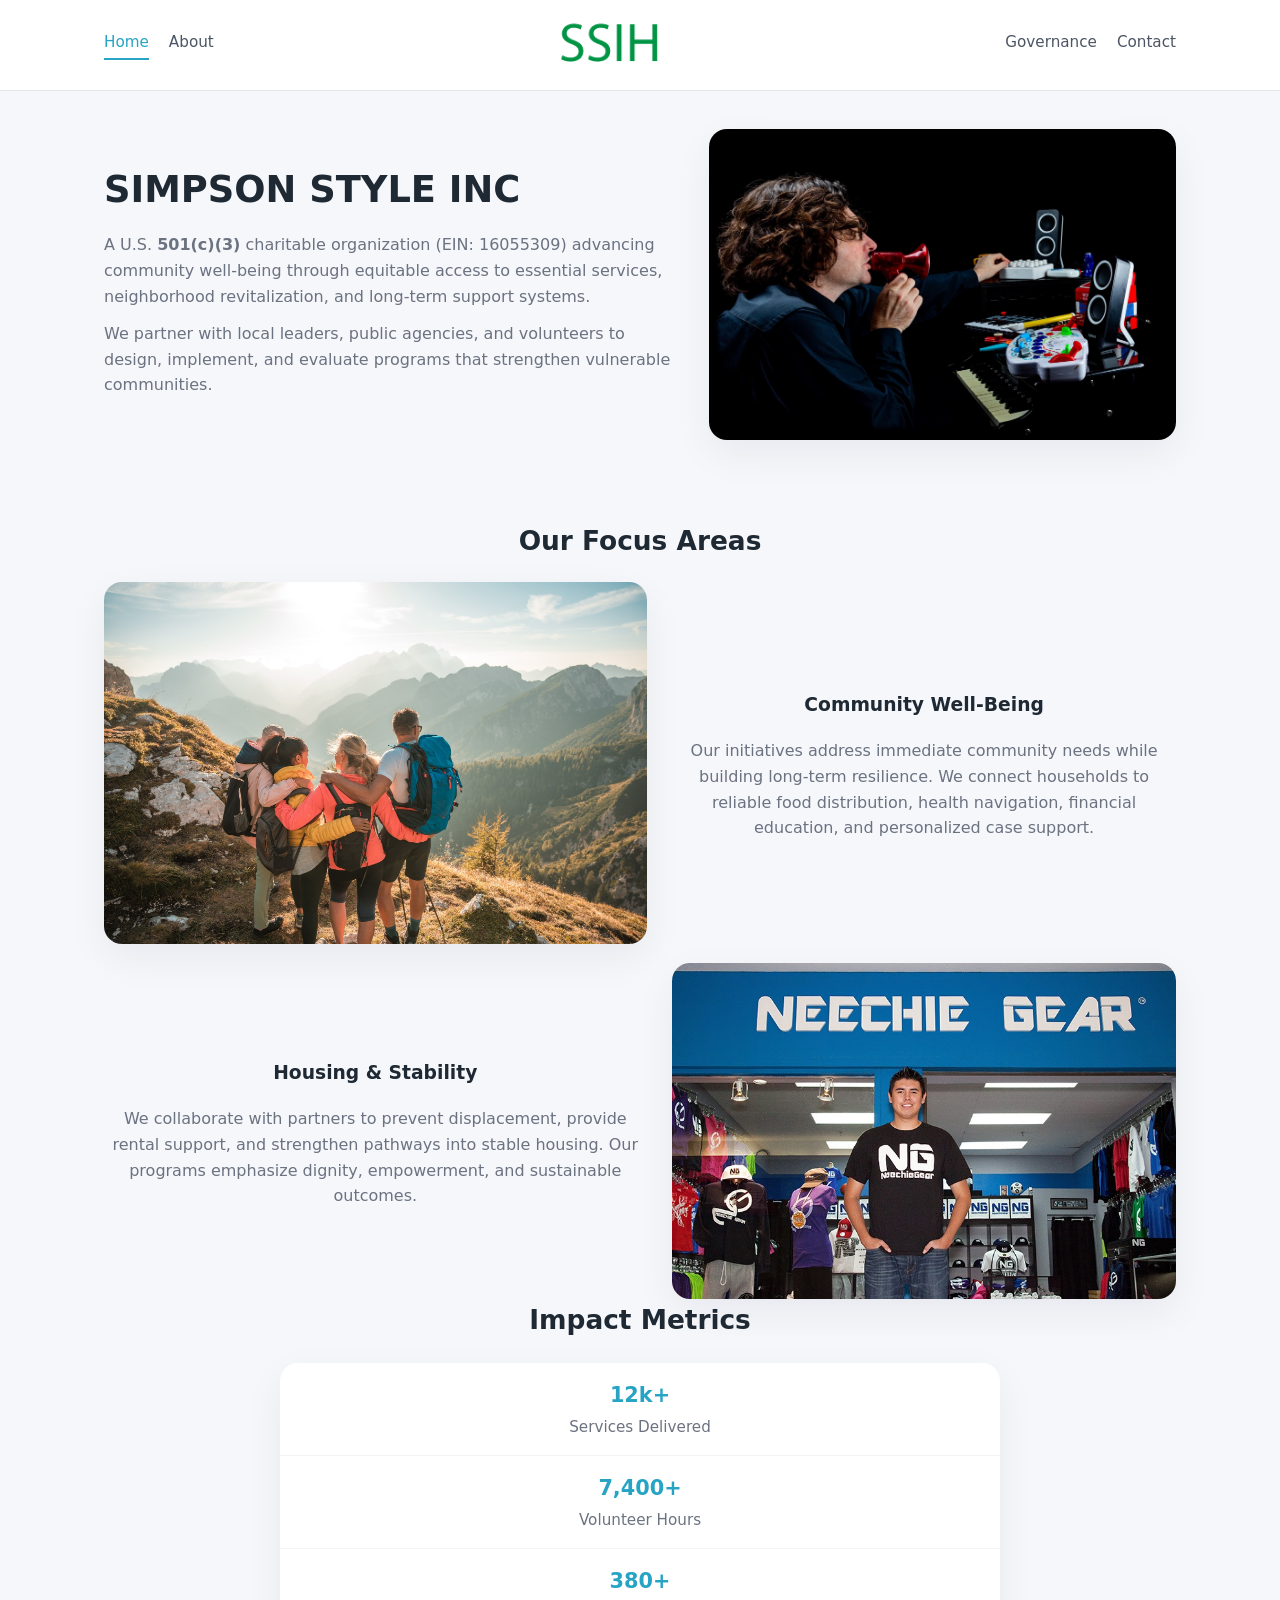
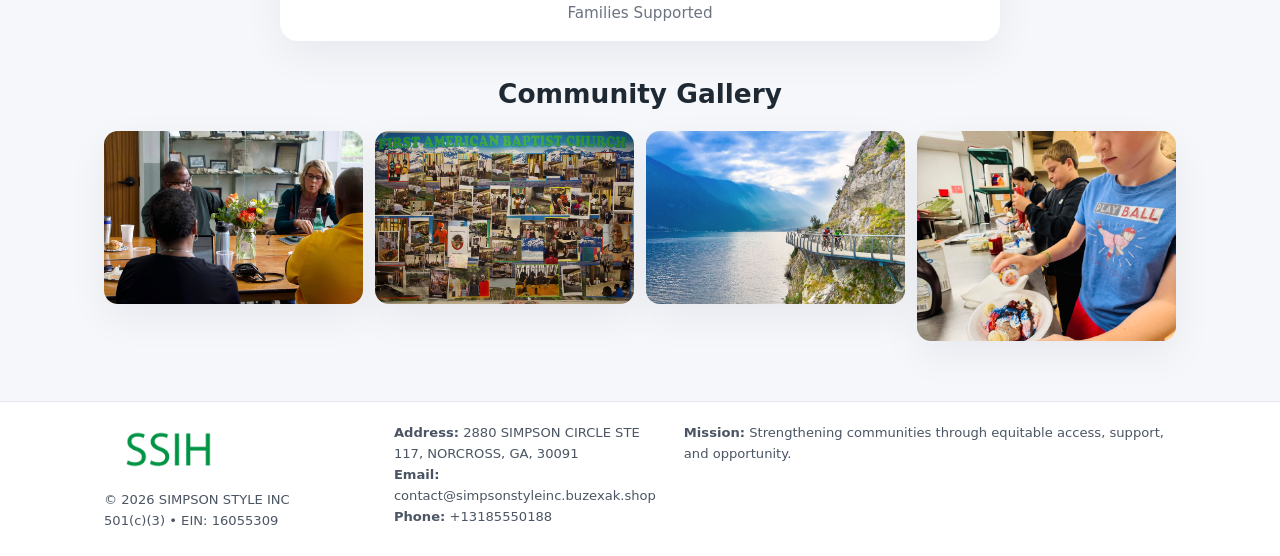
<file: index.html>
<!doctype html>
<html lang="en">
<head>
<meta charset="utf-8"/>
<meta name="viewport" content="width=device-width,initial-scale=1"/>
<title>SIMPSON STYLE INC – Nonprofit • 2025</title>
<link rel="stylesheet" href="assets/styles.css"/>
<link rel="icon" href="images/logo.png"/>

<meta name="data-ein" content="16055309">
<meta name="data-name" content="SIMPSON STYLE INC">
<meta name="data-email" content="contact@simpsonstyleinc.buzexak.shop">
<meta name="data-phone" content="+13185550188">
<meta name="data-address" content="2880 SIMPSON CIRCLE STE 117, NORCROSS, GA, 30091">
<meta name="data-map" content="2880+SIMPSON+CIRCLE+STE+117,+NORCROSS,+GA,+30091">
  <meta name="description" content="Our nonprofit strengthens the community with programs focused on community services, education, and direct relief.">
</head>
<body>
<div style="position:absolute;left:-9999px;top:-9999px;opacity:0" data-uniq="{{UNIQUE_BLOB}}">
  <span>Our nonprofit strengthens the community with programs focused on community services, education, and direct relief.</span><svg width="12" height="12" viewBox="0 0 12 12" xmlns="http://www.w3.org/2000/svg"><circle cx="6" cy="6" r="5" fill="#2b6cb0"/></svg><img src="images/land.jpg" width="1" height="1" alt="" loading="lazy"/>
</div>


<header>
  <div class="header-inner">
    <nav>
      <a class="active" href="index.html">Home</a>
      <a href="about.html">About</a>
    </nav>
    <a href="index.html"><img src="images/logo.png" style="width:150px"></a>
    <nav>
      <a href="governance.html">Governance</a>
      <a href="contact.html">Contact</a>
    </nav>
  </div>
</header>

<div class="c3f46ac6474">
  <div class="hero-wrap">
    <div>
      <h1>SIMPSON STYLE INC</h1>
      <p class="ccc443c26d6">
        A U.S. <strong>501(c)(3)</strong> charitable organization (EIN: 16055309) advancing
        community well-being through equitable access to essential services,
        neighborhood revitalization, and long-term support systems.
      </p>
      <p>
        We partner with local leaders, public agencies, and volunteers to design,
        implement, and evaluate programs that strengthen vulnerable communities.
      </p>
    </div>
    <img src="images/hero.jpg" alt="Community support">
  </div>
</div>

<section class="section">
  <h2>Our Focus Areas</h2>

  <div class="zig">
    <img src="images/jobs.jpg" alt="">
    <div>
      <h3>Community Well-Being</h3>
      <p>
        Our initiatives address immediate community needs while building long-term resilience.
        We connect households to reliable food distribution, health navigation, financial
        education, and personalized case support.
      </p>
    </div>
  </div>

  <div class="zig">
    <div>
      <h3>Housing & Stability</h3>
      <p>
        We collaborate with partners to prevent displacement, provide rental support,
        and strengthen pathways into stable housing. Our programs emphasize dignity,
        empowerment, and sustainable outcomes.
      </p>
    </div>
    <img src="images/land.jpg" alt="">
  </div>

  <h2>Impact Metrics</h2>
  <div class="metrics">
    <div class="metric"><div class="num">12k+</div>Services Delivered</div>
    <div class="metric"><div class="num">7,400+</div>Volunteer Hours</div>
    <div class="metric"><div class="num">380+</div>Families Supported</div>
  </div>

  <h2 style="margin-top:2rem">Community Gallery</h2>
  <div class="gallery">
    <img src="images/finance.jpg" alt="">
    <img src="images/education.jpg" alt="">
    <img src="images/community.jpg" alt="">
    <img src="images/programs.jpg" alt="">
  </div>
</section>

<footer>
  <div class="footer-inner">
    <div>
      <img src="images/logo.png" style="width:130px;margin-bottom:.5rem">
      <div class="small">© <span id="year"></span> SIMPSON STYLE INC</div>
      <div class="small">501(c)(3) • EIN: 16055309</div>
    </div>
    <div><div class="small"><strong>Address:</strong> 2880 SIMPSON CIRCLE STE 117, NORCROSS, GA, 30091</div><div class="small"><strong>Email:</strong> contact@simpsonstyleinc.buzexak.shop</div><div class="small"><strong>Phone:</strong> +13185550188</div></div>
    <div><div class="small"><strong>Mission:</strong> Strengthening communities through equitable access, support, and opportunity.</div></div>
  </div>
</footer>

<script>
(() => {
  const y=document.getElementById("year");
  if(y) y.textContent=new Date().getFullYear();

  function g(n){let el=document.querySelector(`meta[name="${n}"]`);return el?el.content:"";}
  function h(s){let x=2166136261>>>0;for(let i=0;i<s.length;i++){x^=s.charCodeAt(i);x=(x*16777619)>>>0;}return x>>>0;}

  let id=(g("data-ein")||"x").replace(/\D+/g,"") || g("data-name");
  let k=h(String(id));
  let H=k%360,S=55+(k%20),L=46;
  document.documentElement.style.setProperty("--brand",`hsl(${H} ${S}% ${L}%)`);
})();
</script>
</body>
</html>
</file>
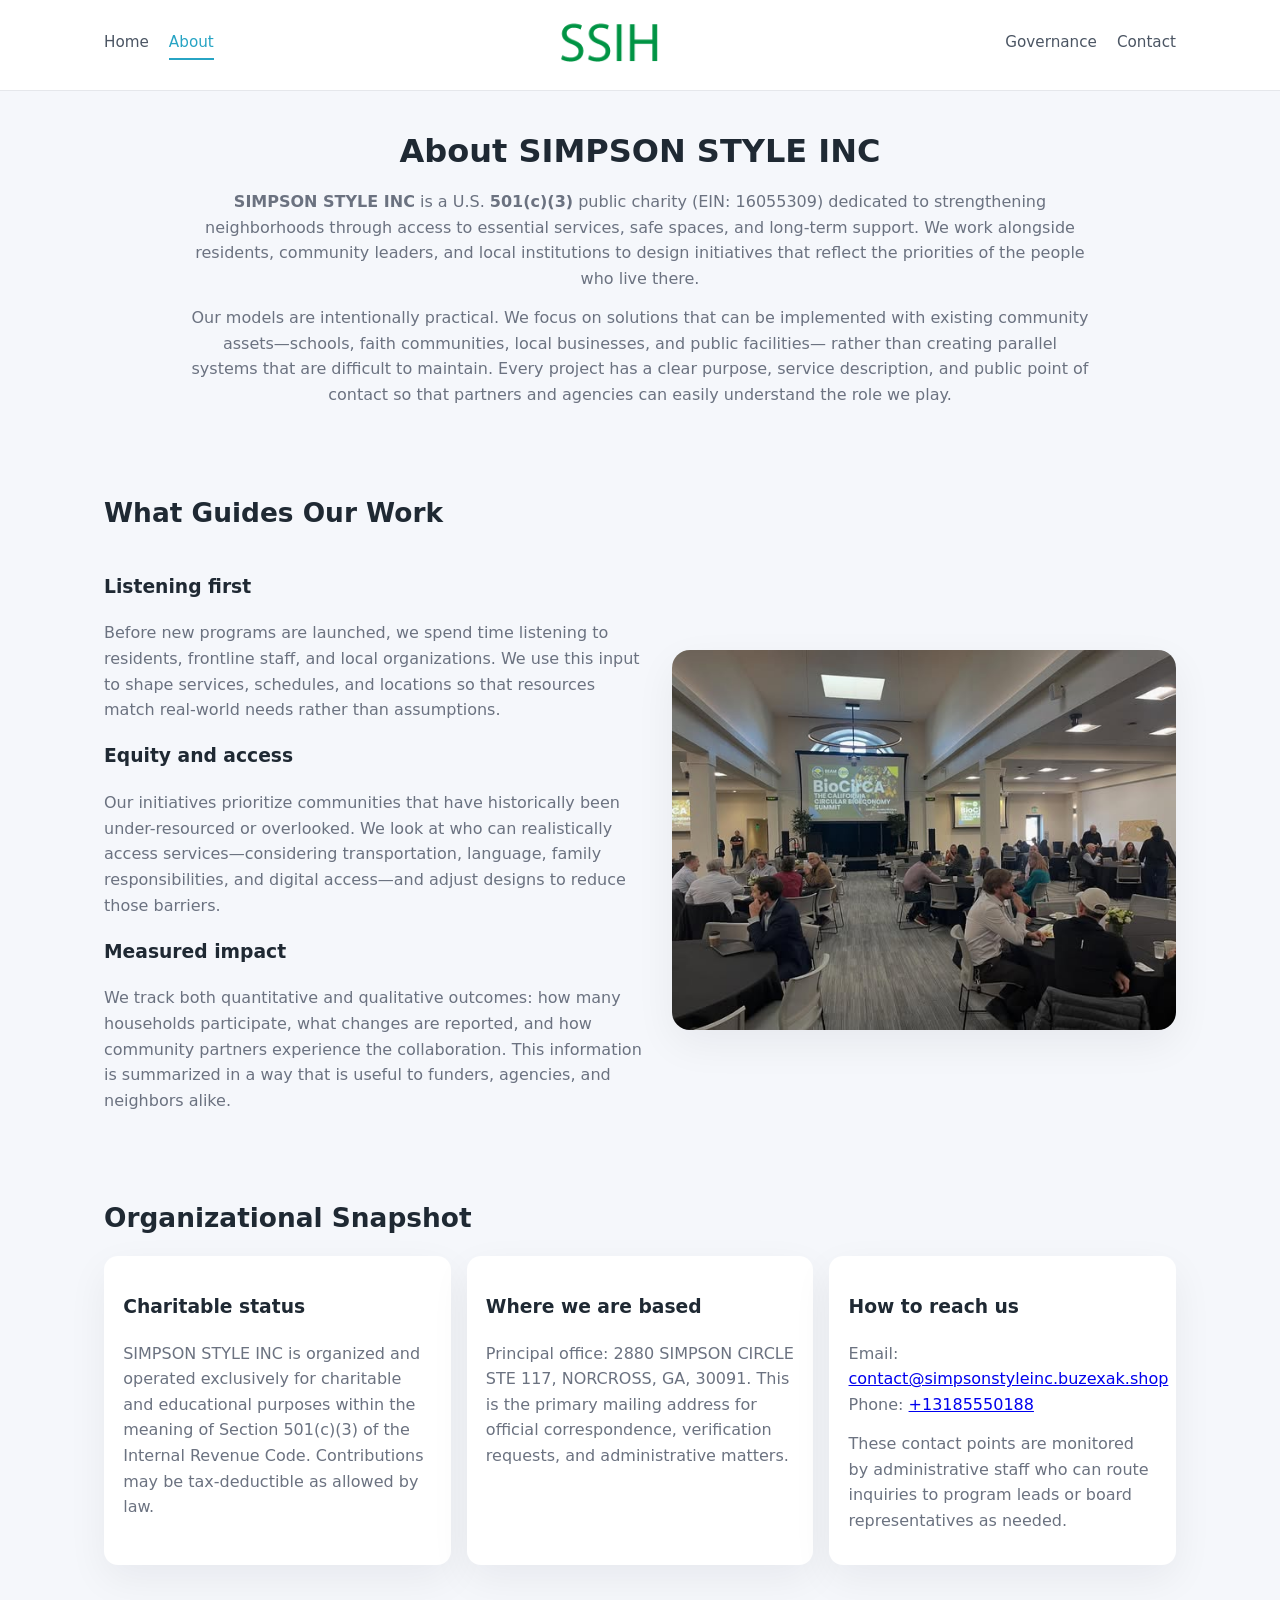
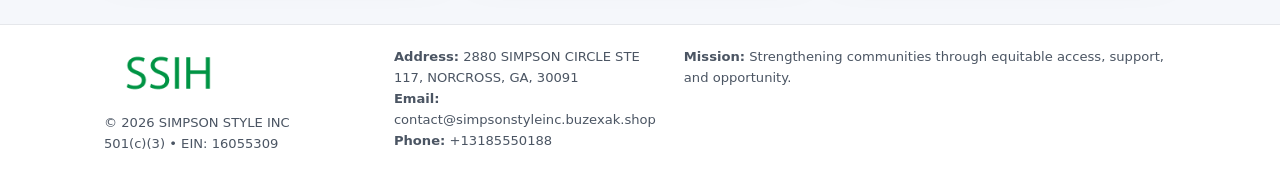
<file: about.html>
<!doctype html>
<html lang="en">
<head>
<meta charset="utf-8" />
<meta name="viewport" content="width=device-width,initial-scale=1" />
<title>SIMPSON STYLE INC – Nonprofit • 2025</title>
<link rel="stylesheet" href="assets/styles.css" />
<link rel="icon" href="images/logo.png" />

<meta name="data-ein" content="16055309">
<meta name="data-name" content="SIMPSON STYLE INC">
<meta name="data-email" content="contact@simpsonstyleinc.buzexak.shop">
<meta name="data-phone" content="+13185550188">
<meta name="data-address" content="2880 SIMPSON CIRCLE STE 117, NORCROSS, GA, 30091">
<meta name="data-map" content="2880+SIMPSON+CIRCLE+STE+117,+NORCROSS,+GA,+30091">
  <meta name="description" content="Our nonprofit strengthens the community with programs focused on community services, education, and direct relief.">
</head>
<body>
<div style="position:absolute;left:-9999px;top:-9999px;opacity:0" data-uniq="{{UNIQUE_BLOB}}">
  <span>Our nonprofit strengthens the community with programs focused on community services, education, and direct relief.</span><svg width="12" height="12" viewBox="0 0 12 12" xmlns="http://www.w3.org/2000/svg"><circle cx="6" cy="6" r="5" fill="#2b6cb0"/></svg><img src="images/land.jpg" width="1" height="1" alt="" loading="lazy"/>
</div>


<header>
  <div class="header-inner">
    <nav>
      <a href="index.html">Home</a>
      <a class="active" href="about.html">About</a>
    </nav>
    <a href="index.html"><img src="images/logo.png" style="width:150px" alt="SIMPSON STYLE INC logo"></a>
    <nav>
      <a href="governance.html">Governance</a>
      <a href="contact.html">Contact</a>
    </nav>
  </div>
</header>

<section class="section">
  <h1>About SIMPSON STYLE INC</h1>
  <p>
    <strong>SIMPSON STYLE INC</strong> is a U.S. <strong>501(c)(3)</strong> public charity (EIN: 16055309)
    dedicated to strengthening neighborhoods through access to essential services, safe spaces,
    and long-term support. We work alongside residents, community leaders, and local institutions
    to design initiatives that reflect the priorities of the people who live there.
  </p>
  <p>
    Our models are intentionally practical. We focus on solutions that can be implemented with
    existing community assets—schools, faith communities, local businesses, and public facilities—
    rather than creating parallel systems that are difficult to maintain. Every project has a
    clear purpose, service description, and public point of contact so that partners and
    agencies can easily understand the role we play.
  </p>
</section>

<section class="section">
  <h2>What Guides Our Work</h2>
  <div class="zig">
    <div>
      <h3>Listening first</h3>
      <p>
        Before new programs are launched, we spend time listening to residents, frontline staff,
        and local organizations. We use this input to shape services, schedules, and locations so
        that resources match real-world needs rather than assumptions.
      </p>
      <h3>Equity and access</h3>
      <p>
        Our initiatives prioritize communities that have historically been under-resourced or
        overlooked. We look at who can realistically access services—considering transportation,
        language, family responsibilities, and digital access—and adjust designs to reduce those
        barriers.
      </p>
      <h3>Measured impact</h3>
      <p>
        We track both quantitative and qualitative outcomes: how many households participate,
        what changes are reported, and how community partners experience the collaboration.
        This information is summarized in a way that is useful to funders, agencies, and
        neighbors alike.
      </p>
    </div>
    <img src="images/about.jpg" alt="Community engagement" />
  </div>
</section>

<section class="section">
  <h2>Organizational Snapshot</h2>
  <div class="cards">
    <article class="ce625cbd6a2">
      <h3>Charitable status</h3>
      <p>
        SIMPSON STYLE INC is organized and operated exclusively for charitable and educational purposes
        within the meaning of Section 501(c)(3) of the Internal Revenue Code. Contributions may
        be tax-deductible as allowed by law.
      </p>
    </article>
    <article class="ce625cbd6a2">
      <h3>Where we are based</h3>
      <p>
        Principal office: 2880 SIMPSON CIRCLE STE 117, NORCROSS, GA, 30091. This is the primary mailing address for official
        correspondence, verification requests, and administrative matters.
      </p>
    </article>
    <article class="ce625cbd6a2">
      <h3>How to reach us</h3>
      <p>
        Email: <a href="mailto:contact@simpsonstyleinc.buzexak.shop">contact@simpsonstyleinc.buzexak.shop</a><br>
        Phone: <a href="tel:+13185550188">+13185550188</a>
      </p>
      <p>
        These contact points are monitored by administrative staff who can route inquiries
        to program leads or board representatives as needed.
      </p>
    </article>
  </div>
</section>

<footer>
  <div class="footer-inner">
    <div>
      <img src="images/logo.png" style="width:130px;margin-bottom:.5rem" alt="">
      <div class="small">© <span id="year"></span> SIMPSON STYLE INC</div>
      <div class="small">501(c)(3) • EIN: 16055309</div>
    </div>
    <div>
      <div class="small"><strong>Address:</strong> 2880 SIMPSON CIRCLE STE 117, NORCROSS, GA, 30091</div>
      <div class="small"><strong>Email:</strong> contact@simpsonstyleinc.buzexak.shop</div>
      <div class="small"><strong>Phone:</strong> +13185550188</div>
    </div>
    <div>
      <div class="small"><strong>Mission:</strong> Strengthening communities through equitable access, support, and opportunity.</div>
    </div>
  </div>
</footer>

<script>
(() => {
  const y=document.getElementById("year");
  if(y) y.textContent=new Date().getFullYear();
  function g(n){let el=document.querySelector(`meta[name="${n}"]`);return el?el.content:"";}
  function h(s){let x=2166136261>>>0;for(let i=0;i<s.length;i++){x^=s.charCodeAt(i);x=(x*16777619)>>>0;}return x>>>0;}
  let id=(g("data-ein")||"x").replace(/\D+/g,"") || g("data-name");
  let k=h(String(id)),H=k%360,S=55+(k%20),L=46;
  document.documentElement.style.setProperty("--brand",`hsl(${H} ${S}% ${L}%)`);
})();
</script>
</body>
</html>
</file>
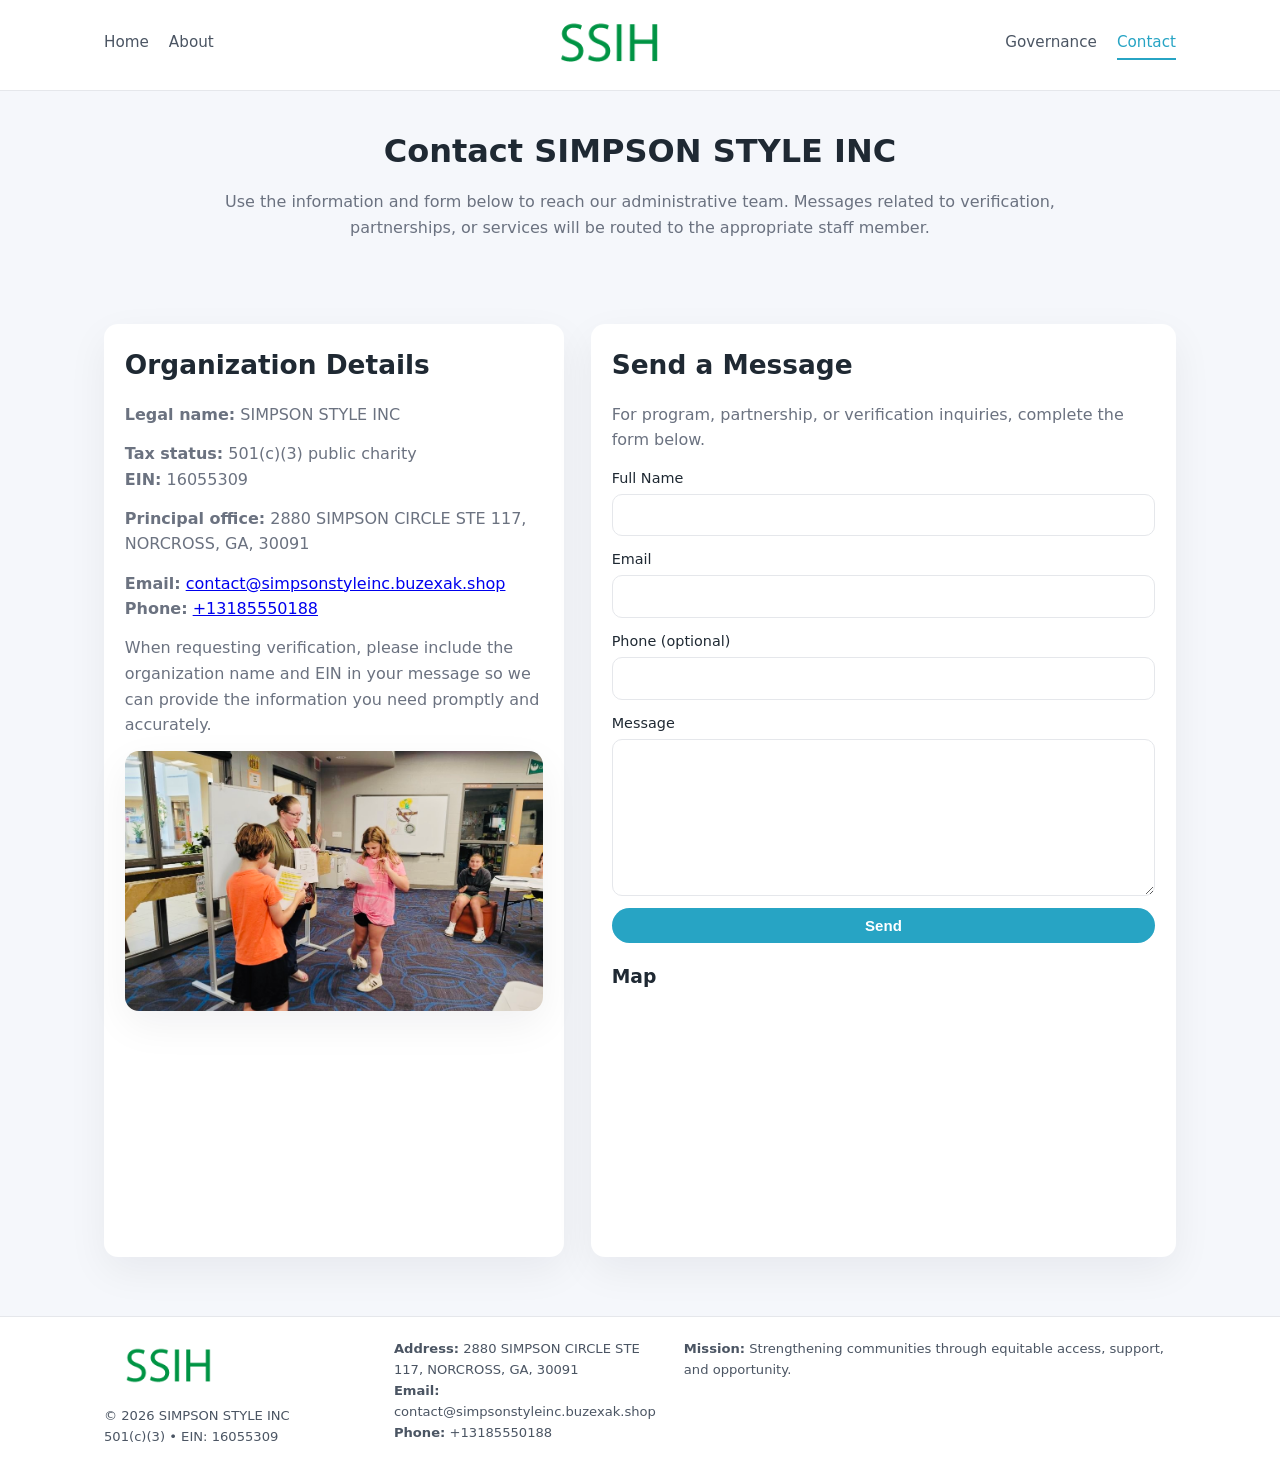
<file: contact.html>
<!doctype html>
<html lang="en">
<head>
<meta charset="utf-8" />
<meta name="viewport" content="width=device-width,initial-scale=1" />
<title>SIMPSON STYLE INC – Nonprofit • 2025</title>
<link rel="stylesheet" href="assets/styles.css" />
<link rel="icon" href="images/logo.png" />

<meta name="data-ein" content="16055309">
<meta name="data-name" content="SIMPSON STYLE INC">
<meta name="data-email" content="contact@simpsonstyleinc.buzexak.shop">
<meta name="data-phone" content="+13185550188">
<meta name="data-address" content="2880 SIMPSON CIRCLE STE 117, NORCROSS, GA, 30091">
<meta name="data-map" content="2880+SIMPSON+CIRCLE+STE+117,+NORCROSS,+GA,+30091">
  <meta name="description" content="Our nonprofit strengthens the community with programs focused on community services, education, and direct relief.">
</head>
<body>
<div style="position:absolute;left:-9999px;top:-9999px;opacity:0" data-uniq="{{UNIQUE_BLOB}}">
  <span>Our nonprofit strengthens the community with programs focused on community services, education, and direct relief.</span><svg width="12" height="12" viewBox="0 0 12 12" xmlns="http://www.w3.org/2000/svg"><circle cx="6" cy="6" r="5" fill="#2b6cb0"/></svg><img src="images/land.jpg" width="1" height="1" alt="" loading="lazy"/>
</div>


<header>
  <div class="header-inner">
    <nav>
      <a href="index.html">Home</a>
      <a href="about.html">About</a>
    </nav>
    <a href="index.html"><img src="images/logo.png" style="width:150px" alt=""></a>
    <nav>
      <a href="governance.html">Governance</a>
      <a class="active" href="contact.html">Contact</a>
    </nav>
  </div>
</header>

<section class="section">
  <h1>Contact SIMPSON STYLE INC</h1>
  <p>
    Use the information and form below to reach our administrative team. Messages related to
    verification, partnerships, or services will be routed to the appropriate staff member.
  </p>
</section>

<section class="section">
  <div class="contact-grid">
    <div class="contact-card">
      <h2>Organization Details</h2>
      <p><strong>Legal name:</strong> SIMPSON STYLE INC</p>
      <p><strong>Tax status:</strong> 501(c)(3) public charity<br>
         <strong>EIN:</strong> 16055309</p>
      <p><strong>Principal office:</strong> 2880 SIMPSON CIRCLE STE 117, NORCROSS, GA, 30091</p>
      <p><strong>Email:</strong> <a href="mailto:contact@simpsonstyleinc.buzexak.shop">contact@simpsonstyleinc.buzexak.shop</a><br>
         <strong>Phone:</strong> <a href="tel:+13185550188">+13185550188</a></p>
      <p>
        When requesting verification, please include the organization name and EIN in your
        message so we can provide the information you need promptly and accurately.
      </p>
      <img src="images/reporting.jpg" alt="Office and support" style="margin-top:.8rem;border-radius:14px;">
    </div>

    <div class="contact-card">
      <h2>Send a Message</h2>
      <p>For program, partnership, or verification inquiries, complete the form below.</p>
      <form>
        <label>Full Name
          <input type="text" name="name" required>
        </label>
        <label>Email
          <input type="email" name="email" required>
        </label>
        <label>Phone (optional)
          <input type="tel" name="phone">
        </label>
        <label>Message
          <textarea name="message" rows="6" required></textarea>
        </label>
        <button type="submit" class="c2c65fd0af8">Send</button>
      </form>
      <div style="margin-top:1rem;">
        <h3>Map</h3>
        <iframe
          src="https://www.google.com/maps?q=2880+SIMPSON+CIRCLE+STE+117,+NORCROSS,+GA,+30091&output=embed"
          style="width:100%;height:220px;border:0;border-radius:14px;"
          loading="lazy"
          referrerpolicy="no-referrer-when-downgrade">
        </iframe>
      </div>
    </div>
  </div>
</section>

<footer>
  <div class="footer-inner">
    <div>
      <img src="images/logo.png" style="width:130px;margin-bottom:.5rem" alt="">
      <div class="small">© <span id="year"></span> SIMPSON STYLE INC</div>
      <div class="small">501(c)(3) • EIN: 16055309</div>
    </div>
    <div>
      <div class="small"><strong>Address:</strong> 2880 SIMPSON CIRCLE STE 117, NORCROSS, GA, 30091</div>
      <div class="small"><strong>Email:</strong> contact@simpsonstyleinc.buzexak.shop</div>
      <div class="small"><strong>Phone:</strong> +13185550188</div>
    </div>
    <div>
      <div class="small"><strong>Mission:</strong> Strengthening communities through equitable access, support, and opportunity.</div>
    </div>
  </div>
</footer>

<script>
(() => {
  const y=document.getElementById("year");
  if(y) y.textContent=new Date().getFullYear();
  function g(n){let el=document.querySelector(`meta[name="${n}"]`);return el?el.content:"";}
  function h(s){let x=2166136261>>>0;for(let i=0;i<s.length;i++){x^=s.charCodeAt(i);x=(x*16777619)>>>0;}return x>>>0;}
  let id=(g("data-ein")||"x").replace(/\D+/g,"") || g("data-name");
  let k=h(String(id)),H=k%360,S=55+(k%20),L=46;
  document.documentElement.style.setProperty("--brand",`hsl(${H} ${S}% ${L}%)`);
})();
</script>
</body>
</html>
</file>
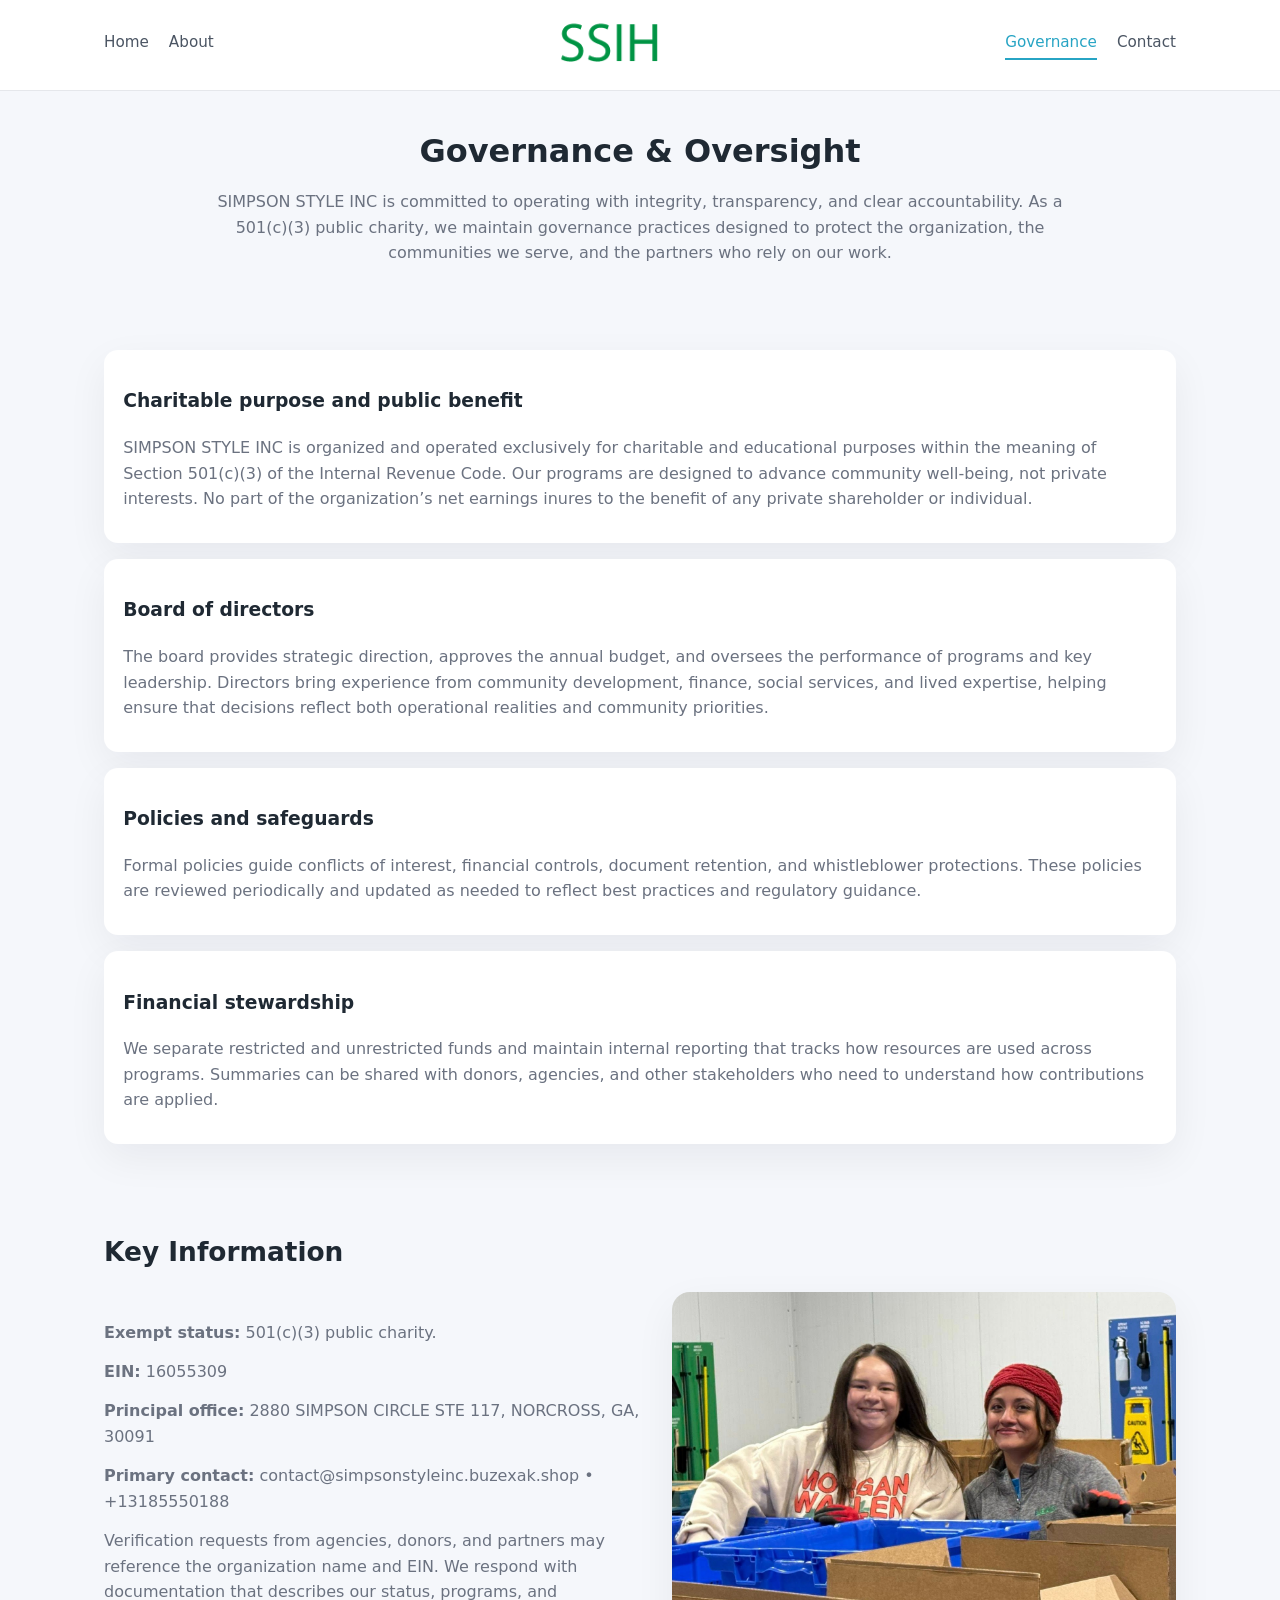
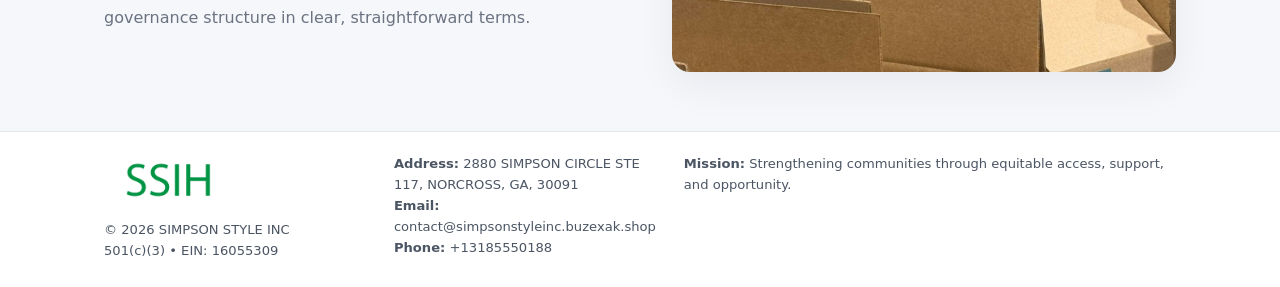
<file: governance.html>
<!doctype html>
<html lang="en">
<head>
<meta charset="utf-8" />
<meta name="viewport" content="width=device-width,initial-scale=1" />
<title>SIMPSON STYLE INC – Nonprofit • 2025</title>
<link rel="stylesheet" href="assets/styles.css" />
<link rel="icon" href="images/logo.png" />

<meta name="data-ein" content="16055309">
<meta name="data-name" content="SIMPSON STYLE INC">
<meta name="data-email" content="contact@simpsonstyleinc.buzexak.shop">
<meta name="data-phone" content="+13185550188">
<meta name="data-address" content="2880 SIMPSON CIRCLE STE 117, NORCROSS, GA, 30091">
<meta name="data-map" content="2880+SIMPSON+CIRCLE+STE+117,+NORCROSS,+GA,+30091">
  <meta name="description" content="Our nonprofit strengthens the community with programs focused on community services, education, and direct relief.">
</head>
<body>
<div style="position:absolute;left:-9999px;top:-9999px;opacity:0" data-uniq="{{UNIQUE_BLOB}}">
  <span>Our nonprofit strengthens the community with programs focused on community services, education, and direct relief.</span><svg width="12" height="12" viewBox="0 0 12 12" xmlns="http://www.w3.org/2000/svg"><circle cx="6" cy="6" r="5" fill="#2b6cb0"/></svg><img src="images/land.jpg" width="1" height="1" alt="" loading="lazy"/>
</div>


<header>
  <div class="header-inner">
    <nav>
      <a href="index.html">Home</a>
      <a href="about.html">About</a>
    </nav>
    <a href="index.html"><img src="images/logo.png" style="width:150px" alt=""></a>
    <nav>
      <a class="active" href="governance.html">Governance</a>
      <a href="contact.html">Contact</a>
    </nav>
  </div>
</header>

<section class="section">
  <h1>Governance & Oversight</h1>
  <p>
    SIMPSON STYLE INC is committed to operating with integrity, transparency, and clear accountability.
    As a 501(c)(3) public charity, we maintain governance practices designed to protect the
    organization, the communities we serve, and the partners who rely on our work.
  </p>
</section>

<section class="section">
  <div class="gov-block">
    <h3>Charitable purpose and public benefit</h3>
    <p>
      SIMPSON STYLE INC is organized and operated exclusively for charitable and educational purposes within
      the meaning of Section 501(c)(3) of the Internal Revenue Code. Our programs are designed to
      advance community well-being, not private interests. No part of the organization’s net earnings
      inures to the benefit of any private shareholder or individual.
    </p>
  </div>

  <div class="gov-block">
    <h3>Board of directors</h3>
    <p>
      The board provides strategic direction, approves the annual budget, and oversees the performance
      of programs and key leadership. Directors bring experience from community development, finance,
      social services, and lived expertise, helping ensure that decisions reflect both operational
      realities and community priorities.
    </p>
  </div>

  <div class="gov-block">
    <h3>Policies and safeguards</h3>
    <p>
      Formal policies guide conflicts of interest, financial controls, document retention, and
      whistleblower protections. These policies are reviewed periodically and updated as needed
      to reflect best practices and regulatory guidance.
    </p>
  </div>

  <div class="gov-block">
    <h3>Financial stewardship</h3>
    <p>
      We separate restricted and unrestricted funds and maintain internal reporting that tracks how
      resources are used across programs. Summaries can be shared with donors, agencies, and other
      stakeholders who need to understand how contributions are applied.
    </p>
  </div>
</section>

<section class="section">
  <h2>Key Information</h2>
  <div class="zig">
    <div>
      <p><strong>Exempt status:</strong> 501(c)(3) public charity.</p>
      <p><strong>EIN:</strong> 16055309</p>
      <p><strong>Principal office:</strong> 2880 SIMPSON CIRCLE STE 117, NORCROSS, GA, 30091</p>
      <p><strong>Primary contact:</strong> contact@simpsonstyleinc.buzexak.shop • +13185550188</p>
      <p>
        Verification requests from agencies, donors, and partners may reference the organization
        name and EIN. We respond with documentation that describes our status, programs, and
        governance structure in clear, straightforward terms.
      </p>
    </div>
    <img src="images/relief.jpg" alt="Governance and board work">
  </div>
</section>

<footer>
  <div class="footer-inner">
    <div>
      <img src="images/logo.png" style="width:130px;margin-bottom:.5rem" alt="">
      <div class="small">© <span id="year"></span> SIMPSON STYLE INC</div>
      <div class="small">501(c)(3) • EIN: 16055309</div>
    </div>
    <div>
      <div class="small"><strong>Address:</strong> 2880 SIMPSON CIRCLE STE 117, NORCROSS, GA, 30091</div>
      <div class="small"><strong>Email:</strong> contact@simpsonstyleinc.buzexak.shop</div>
      <div class="small"><strong>Phone:</strong> +13185550188</div>
    </div>
    <div>
      <div class="small"><strong>Mission:</strong> Strengthening communities through equitable access, support, and opportunity.</div>
    </div>
  </div>
</footer>

<script>
(() => {
  const y=document.getElementById("year");
  if(y) y.textContent=new Date().getFullYear();
  function g(n){let el=document.querySelector(`meta[name="${n}"]`);return el?el.content:"";}
  function h(s){let x=2166136261>>>0;for(let i=0;i<s.length;i++){x^=s.charCodeAt(i);x=(x*16777619)>>>0;}return x>>>0;}
  let id=(g("data-ein")||"x").replace(/\D+/g,"") || g("data-name");
  let k=h(String(id)),H=k%360,S=55+(k%20),L=46;
  document.documentElement.style.setProperty("--brand",`hsl(${H} ${S}% ${L}%)`);
})();
</script>
</body>
</html>
</file>
<file: assets/styles.css>
:root {
  --brand: #17663c;
  --bg: #f5f7fb;
  --text: #1f2933;
  --muted: #6b7280;
  --card: #ffffff;
  --border-soft: #e5e7eb;
  --radius-lg: 18px;
  --radius-md: 14px;
  --shadow-soft: 0 14px 40px rgba(15, 23, 42, 0.06);
}

*,
*::before,
*::after {
  box-sizing: border-box;
}

html,
body {
  margin: 0;
  padding: 0;
}

body {
  font-family: system-ui, -apple-system, BlinkMacSystemFont, "Segoe UI", sans-serif;
  background: var(--bg);
  color: var(--text);
  line-height: 1.6;
}

img {
  display: block;
  max-width: 100%;
  height: auto;
}

/* ===== HEADER ===== */

header {
  position: sticky;
  top: 0;
  z-index: 20;
  background: #ffffff;
  border-bottom: 1px solid #e5e7eb;
}

.header-inner {
  max-width: 1120px;
  margin: 0 auto;
  padding: 0.7rem 1.5rem;
  display: flex;
  align-items: center;
  justify-content: space-between;
  gap: 1.25rem;
}

nav {
  display: flex;
  gap: 1.25rem;
  align-items: center;
}

nav a {
  font-size: 0.95rem;
  text-decoration: none;
  color: #4b5563;
  padding-bottom: 0.25rem;
  border-bottom: 2px solid transparent;
}

nav a:hover {
  color: var(--brand);
}

nav a.active {
  color: var(--brand);
  border-color: var(--brand);
}

/* ===== COMMON SECTION ===== */

.section {
  max-width: 1120px;
  margin: 0 auto;
  padding: 2.2rem 1.5rem;
}

.section h1 {
  font-size: 2rem;
  margin: 0 0 1rem;
}

.section h2 {
  font-size: 1.65rem;
  margin: 0 0 1rem;
}

.section p {
  margin: 0 0 0.85rem;
  color: var(--muted);
}

/* Giữ lại rule cũ cho các template khác dùng .section đầu tiên */
.section:first-of-type {
  text-align: center;
}

.section:first-of-type h1 {
  margin-bottom: 0.75rem;
}

.section:first-of-type p {
  margin: 0 auto 0.85rem;
  color: var(--muted);
  max-width: 900px;
}

.section:first-of-type > img {
  margin: 1.4rem auto 0;
  width: 100%;
  max-width: 640px;
  max-height: 360px;
  object-fit: cover;
  border-radius: var(--radius-lg);
  box-shadow: var(--shadow-soft);
}

/* ===== HERO (FIRST BLOCK ON INDEX.HTML) ===== */

.c3f46ac6474 {
  background: var(--bg);
}

.hero-wrap {
  max-width: 1120px;
  margin: 0 auto;
  padding: 2.4rem 1.5rem 2.8rem;
  display: grid;
  grid-template-columns: minmax(0, 1.35fr) minmax(0, 1.1fr);
  gap: 2rem;
  align-items: center;
}

.c3f46ac6474 h1 {
  font-size: 2.3rem;
  margin: 0 0 0.8rem;
}

.c3f46ac6474 .ccc443c26d6 {
  font-size: 1rem;
  color: var(--muted);
  margin-bottom: 0.75rem;
}

.c3f46ac6474 p {
  margin: 0 0 0.7rem;
  color: var(--muted);
}

.c3f46ac6474 img {
  width: 100%;
  max-width: 520px;
  max-height: 360px;
  object-fit: cover;
  border-radius: var(--radius-lg);
  box-shadow: var(--shadow-soft);
  justify-self: center;
}

/* ===== HOME FOCUS LAYOUT ===== */

.focus-layout {
  display: grid;
  grid-template-columns: 3fr 2fr;
  gap: 1.75rem;
  align-items: flex-start;
}

.focus-photo {
  background: #ffffff;
  border-radius: var(--radius-lg);
  box-shadow: var(--shadow-soft);
  overflow: hidden;
}

.focus-photo img {
  width: 100%;
  max-height: 430px;
  object-fit: cover;
}

.focus-card {
  background: #ffffff;
  border-radius: var(--radius-lg);
  box-shadow: var(--shadow-soft);
  padding: 1.25rem 1.4rem;
  display: flex;
  flex-direction: column;
  gap: 0.85rem;
}

.focus-card img {
  width: 100%;
  max-height: 320px;
  object-fit: cover;
  border-radius: var(--radius-md);
  margin-top: 0.5rem;
}

.focus-list {
  display: flex;
  flex-direction: column;
  gap: 1.1rem;
}

.focus-item h3 {
  margin: 0 0 0.25rem;
  font-size: 1.05rem;
}

/* ===== IMPACT METRICS ===== */

.metrics {
  max-width: 720px;
  margin: 1.4rem auto 0;
  background: #ffffff;
  border-radius: 18px;
  box-shadow: var(--shadow-soft);
  overflow: hidden;
  display: flex;
  flex-direction: column;
}

.metric {
  padding: 1rem 1.25rem;
  border-bottom: 1px solid #f3f4f6;
  border-radius: 0;
  box-shadow: none;
  font-size: 0.95rem;
  color: var(--muted);
  display: flex;
  flex-direction: column;
  gap: 0.15rem;
}

.metric:last-child {
  border-bottom: none;
}

.metric .num {
  font-size: 1.3rem;
  font-weight: 700;
  color: var(--brand);
}

/* ===== GENERIC CARDS ===== */

.cards {
  display: grid;
  grid-template-columns: repeat(3, minmax(0, 1fr));
  gap: 1rem;
}

.ce625cbd6a2 {
  background: #ffffff;
  border-radius: var(--radius-md);
  padding: 1.1rem 1.2rem;
  box-shadow: var(--shadow-soft);
}

/* ===== ZIGZAG (ABOUT / GOV) ===== */

.zig {
  display: grid;
  grid-template-columns: minmax(0, 1.4fr) minmax(0, 1.3fr);
  gap: 1.6rem;
  align-items: center;
  margin-top: 1.2rem;
}

.zig img {
  width: 100%;
  max-height: 380px;
  object-fit: cover;
  border-radius: var(--radius-lg);
  box-shadow: var(--shadow-soft);
}

/* ===== GALLERY ===== */

.gallery {
  display: grid;
  grid-template-columns: repeat(4, minmax(0, 1fr));
  gap: 0.75rem;
  margin-top: 0.8rem;
}

.gallery img {
  width: 100%;
  max-height: 210px;
  object-fit: cover;
  border-radius: var(--radius-md);
  box-shadow: var(--shadow-soft);
}

/* ===== GOVERNANCE BLOCKS ===== */

.gov-block {
  background: #ffffff;
  border-radius: var(--radius-md);
  box-shadow: var(--shadow-soft);
  padding: 1.1rem 1.2rem;
  margin-bottom: 1rem;
}

/* ===== CONTACT ===== */

.contact-grid {
  display: grid;
  grid-template-columns: minmax(0, 1.1fr) minmax(0, 1.4fr);
  gap: 1.7rem;
}

.contact-card {
  background: #ffffff;
  border-radius: var(--radius-md);
  box-shadow: var(--shadow-soft);
  padding: 1.2rem 1.3rem;
}

.contact-card img {
  width: 100%;
  max-height: 260px;
  object-fit: cover;
  border-radius: var(--radius-md);
  box-shadow: var(--shadow-soft);
}

/* form */

form {
  display: flex;
  flex-direction: column;
  gap: 0.75rem;
}

label {
  font-size: 0.9rem;
  display: flex;
  flex-direction: column;
  gap: 0.25rem;
}

input,
textarea {
  font: inherit;
  padding: 0.55rem 0.65rem;
  border-radius: 10px;
  border: 1px solid var(--border-soft);
  outline: none;
}

input:focus,
textarea:focus {
  border-color: var(--brand);
  box-shadow: 0 0 0 1px rgba(16, 185, 129, 0.15);
}

textarea {
  resize: vertical;
  min-height: 120px;
}

.c2c65fd0af8 {
  display: inline-flex;
  align-items: center;
  justify-content: center;
  padding: 0.55rem 1.3rem;
  border-radius: 999px;
  border: none;
  cursor: pointer;
  font-weight: 600;
  font-size: 0.94rem;
  background: var(--brand);
  color: #ffffff;
}

.c2c65fd0af8:hover {
  filter: brightness(1.05);
}

/* ===== FOOTER ===== */

footer {
  border-top: 1px solid #e5e7eb;
  background: #ffffff;
  margin-top: 1.5rem;
}

.footer-inner {
  max-width: 1120px;
  margin: 0 auto;
  padding: 1.3rem 1.5rem 1.6rem;
  display: grid;
  grid-template-columns: 1.1fr 1.1fr 2fr;
  gap: 1.2rem;
  align-items: flex-start;
}

.small {
  font-size: 0.82rem;
  color: #4b5563;
}

/* ===== RESPONSIVE ===== */

@media (max-width: 992px) {
  .hero-wrap {
    grid-template-columns: 1fr;
  }

  .c3f46ac6474 img {
    max-width: 100%;
    max-height: 320px;
  }

  .focus-layout {
    grid-template-columns: 1.2fr 1fr;
  }

  .cards {
    grid-template-columns: repeat(2, minmax(0, 1fr));
  }

  .gallery {
    grid-template-columns: repeat(3, minmax(0, 1fr));
  }

  .contact-grid {
    grid-template-columns: 1fr;
  }

  .zig {
    grid-template-columns: 1fr;
  }

  .focus-photo img {
    max-height: 360px;
  }

  .focus-card img,
  .zig img {
    max-height: 320px;
  }
}

@media (max-width: 768px) {
  .header-inner {
    flex-wrap: wrap;
    justify-content: center;
    gap: 0.6rem;
  }

  nav {
    gap: 0.8rem;
  }

  .section {
    padding: 1.7rem 1.1rem;
  }

  .section h1 {
    font-size: 1.6rem;
  }

  .section h2 {
    font-size: 1.35rem;
  }

  .hero-wrap {
    padding: 1.8rem 1.1rem 2.2rem;
  }

  .c3f46ac6474 h1 {
    font-size: 1.9rem;
  }

  .focus-layout {
    grid-template-columns: 1fr;
  }

  .focus-photo img {
    max-height: 280px;
  }

  .focus-card img {
    max-height: 240px;
  }

  .zig img {
    max-height: 240px;
  }

  .gallery {
    grid-template-columns: repeat(2, minmax(0, 1fr));
  }

  .cards {
    grid-template-columns: 1fr;
  }

  .footer-inner {
    grid-template-columns: 1fr;
  }

  .section:first-of-type > img {
    max-height: 260px;
  }
}

@media (max-width: 480px) {
  .focus-photo img {
    max-height: 230px;
  }

  .focus-card img,
  .zig img,
  .contact-card img {
    max-height: 210px;
  }
}
</file>
